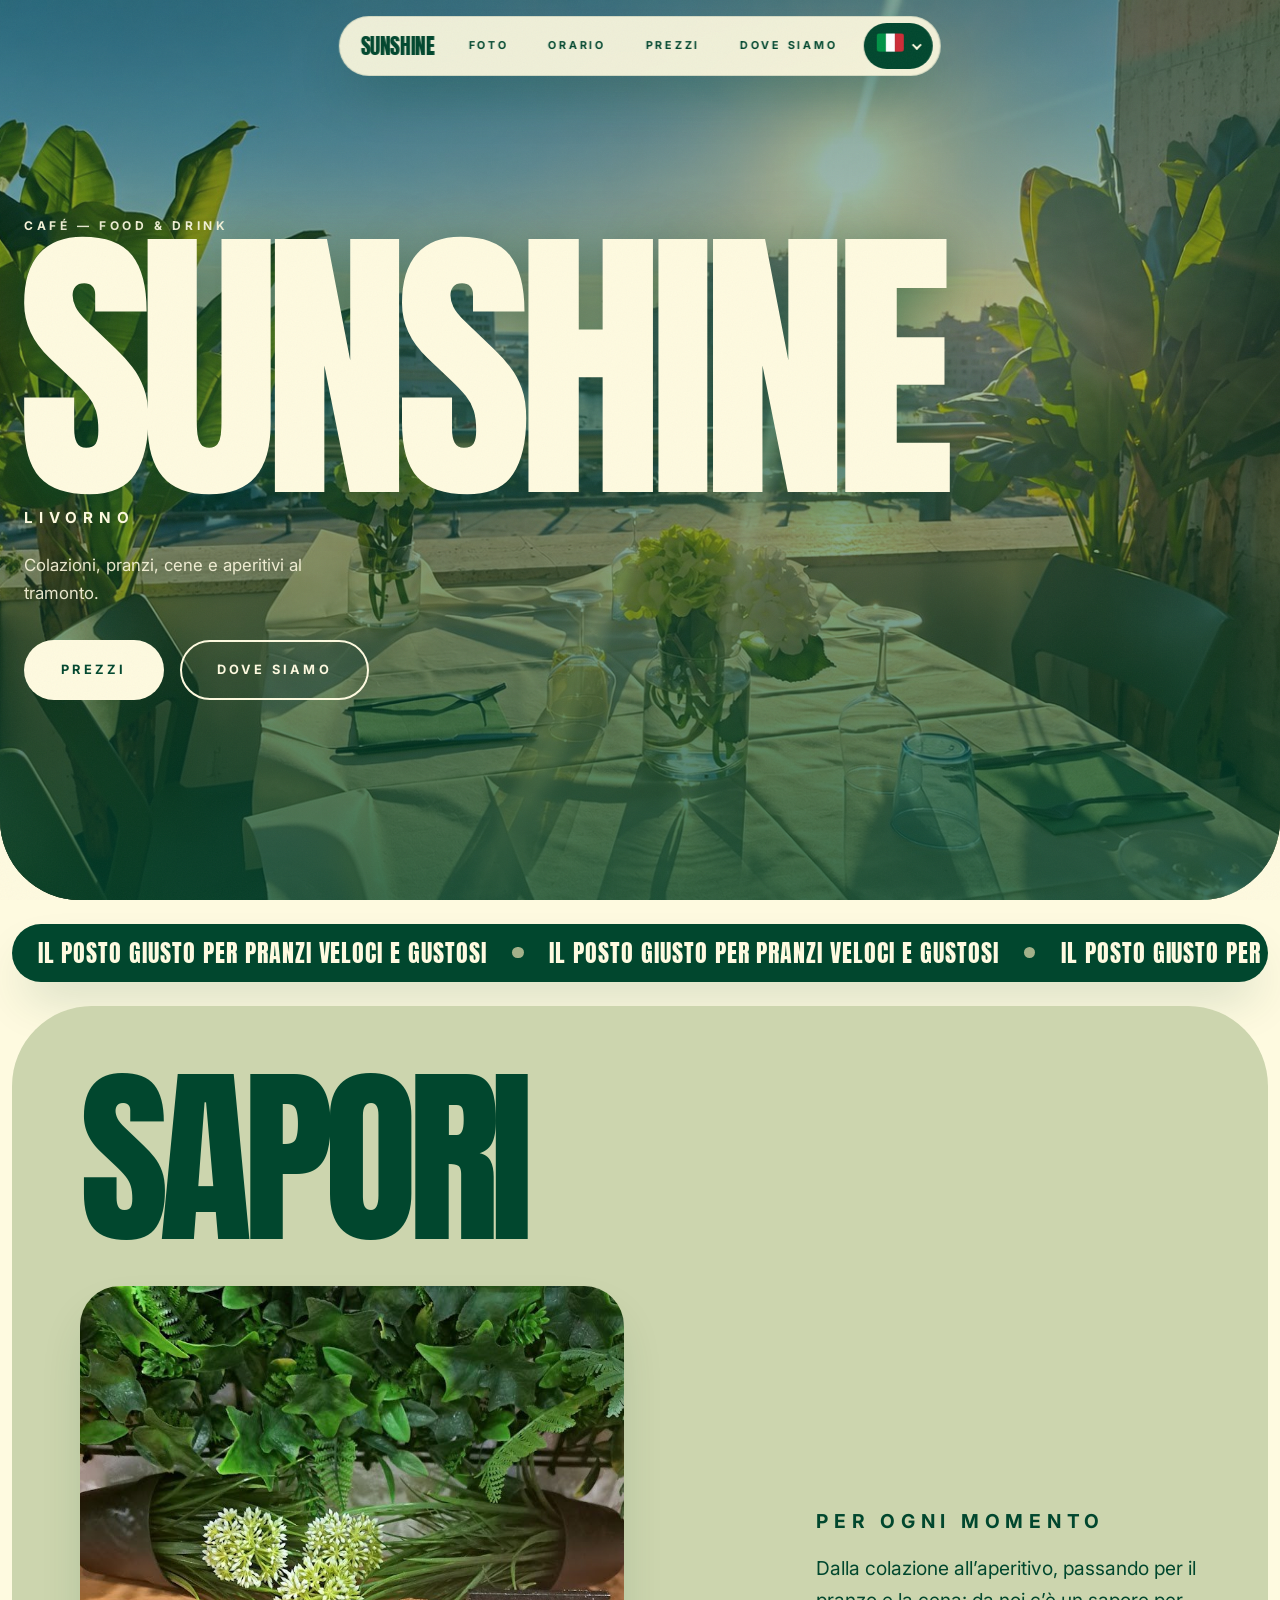
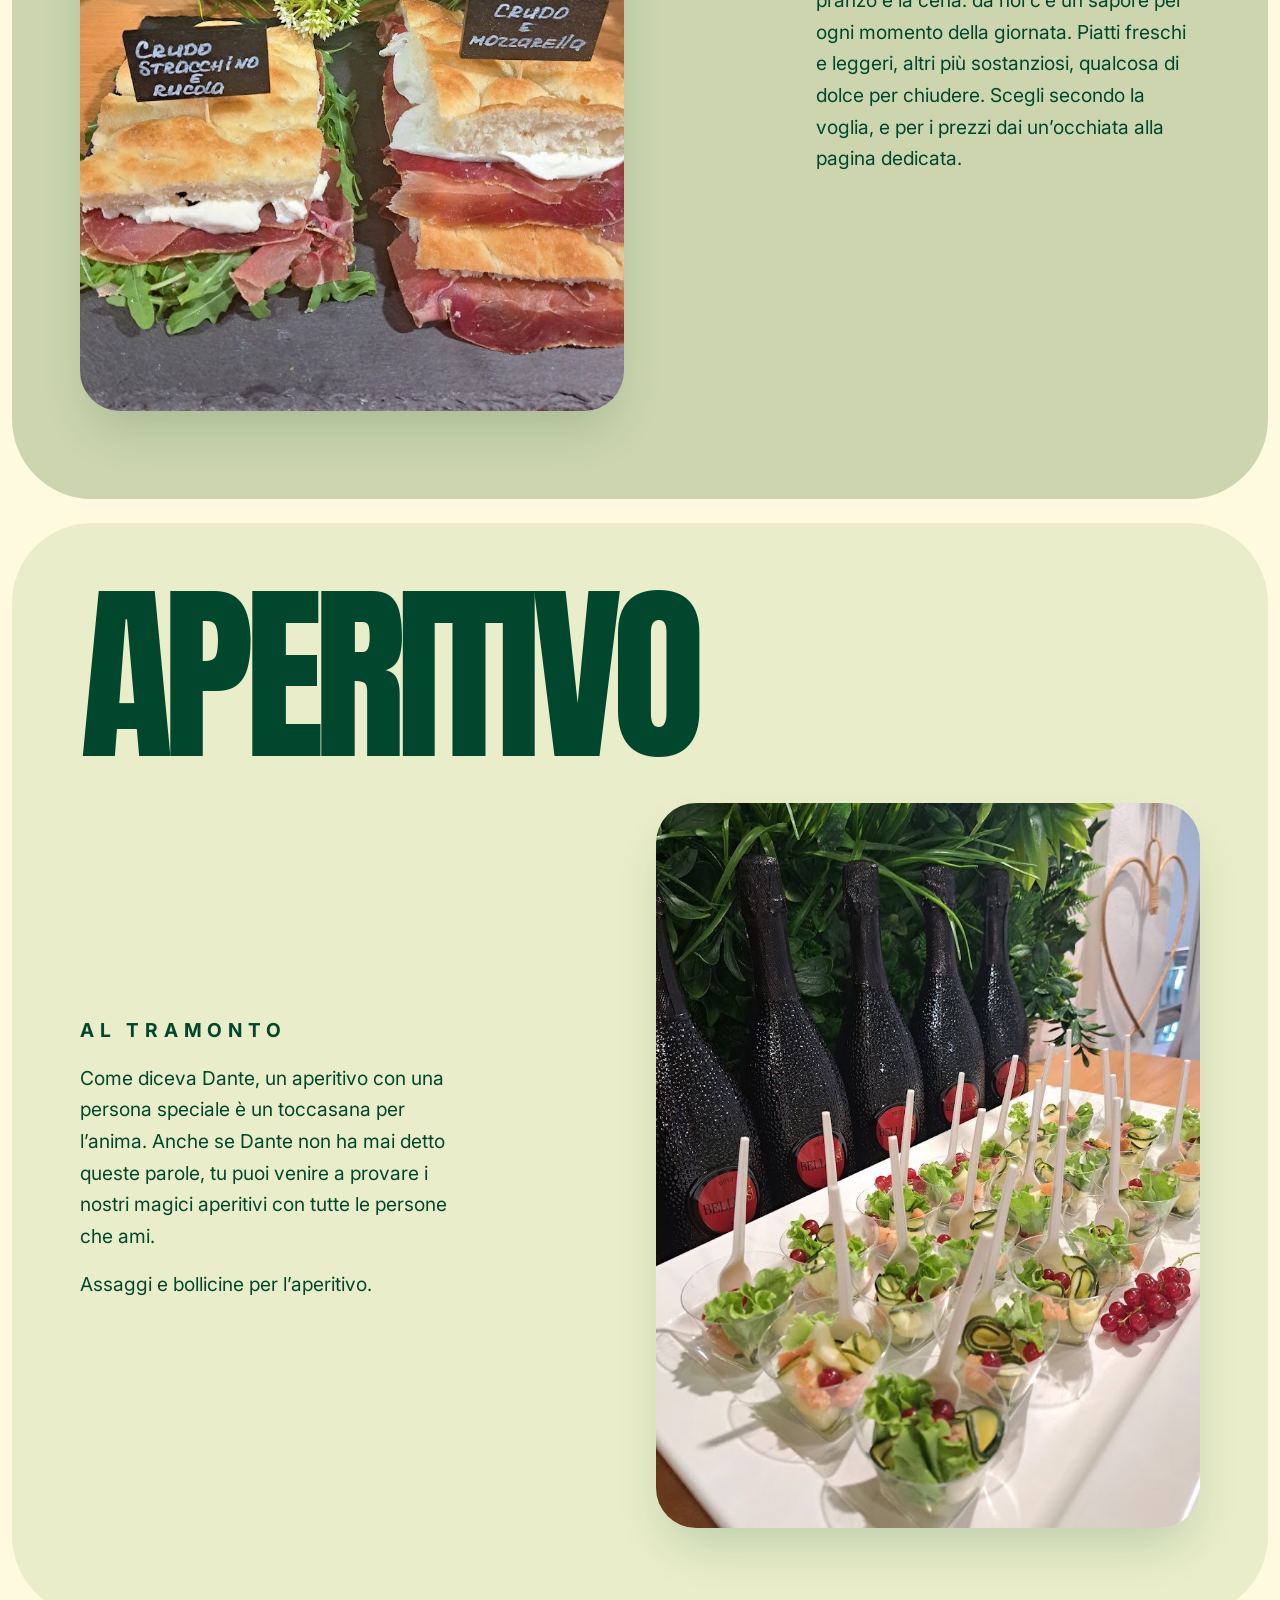
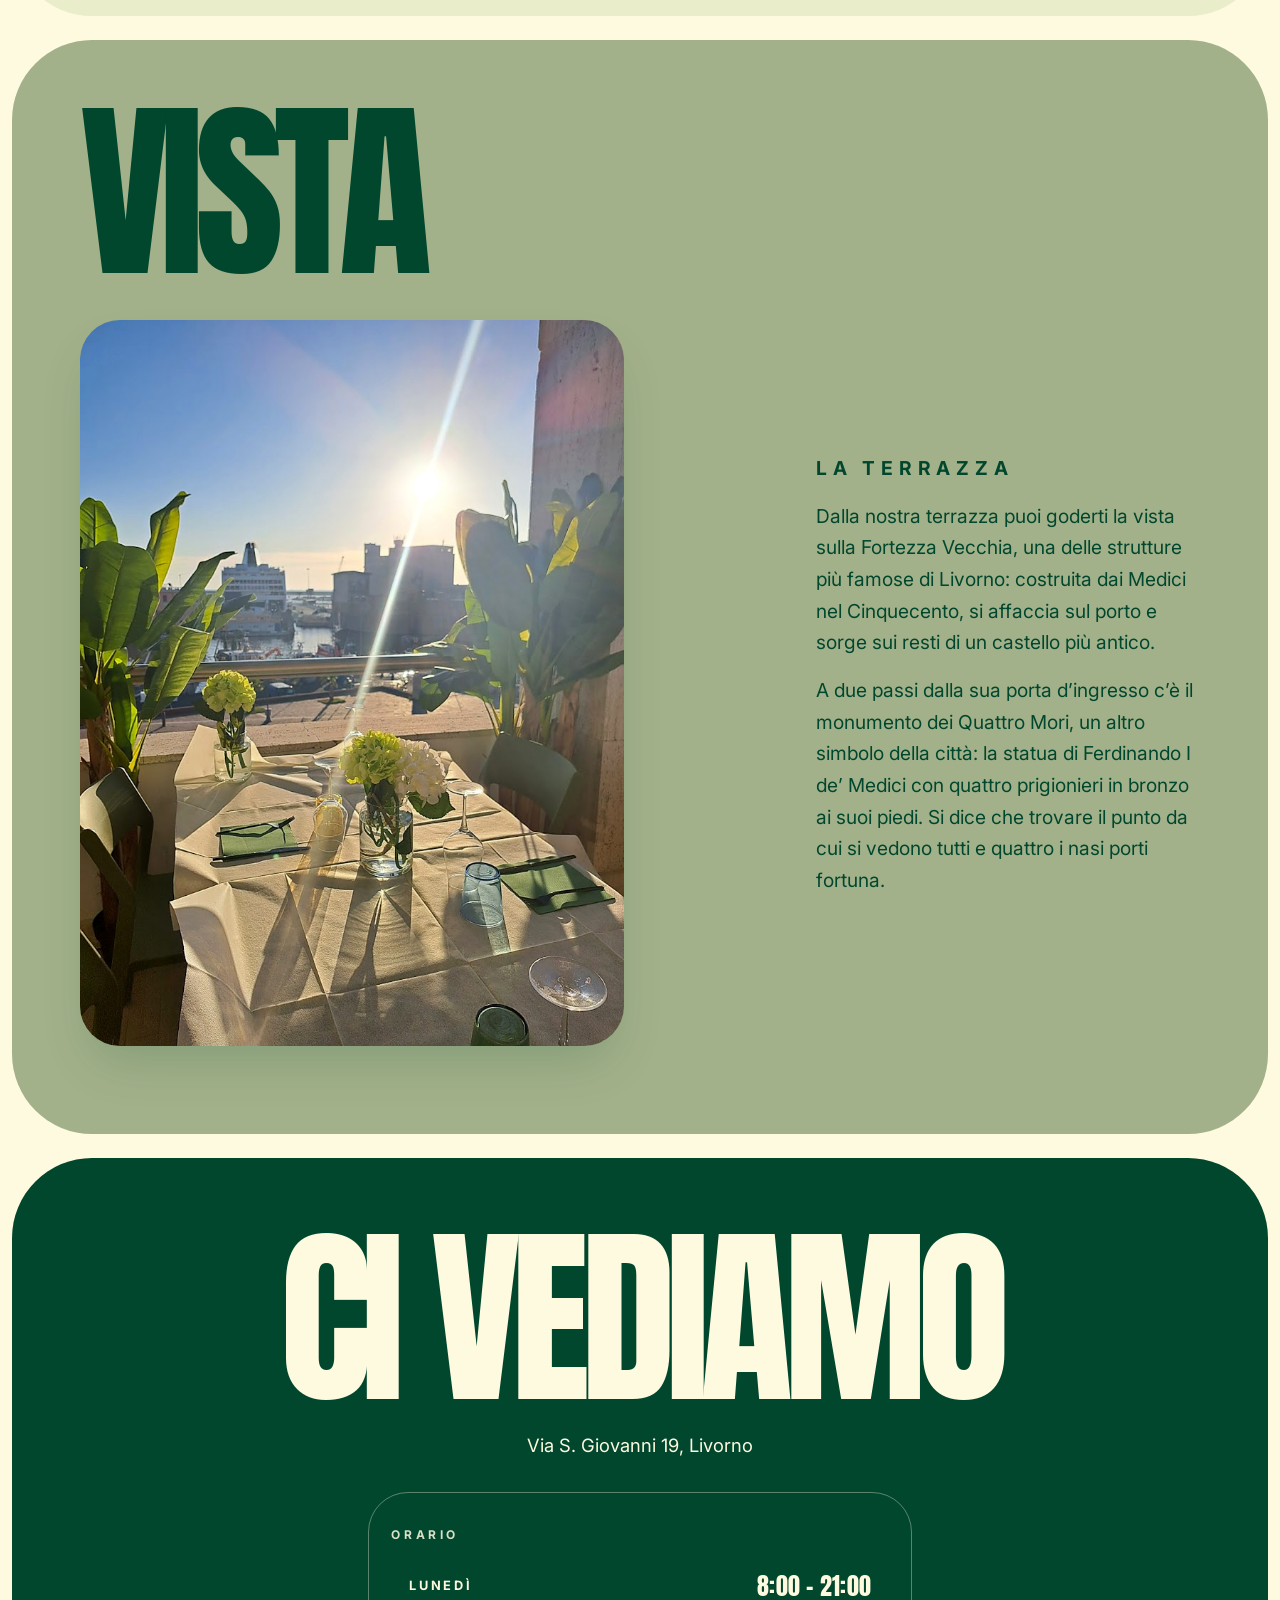
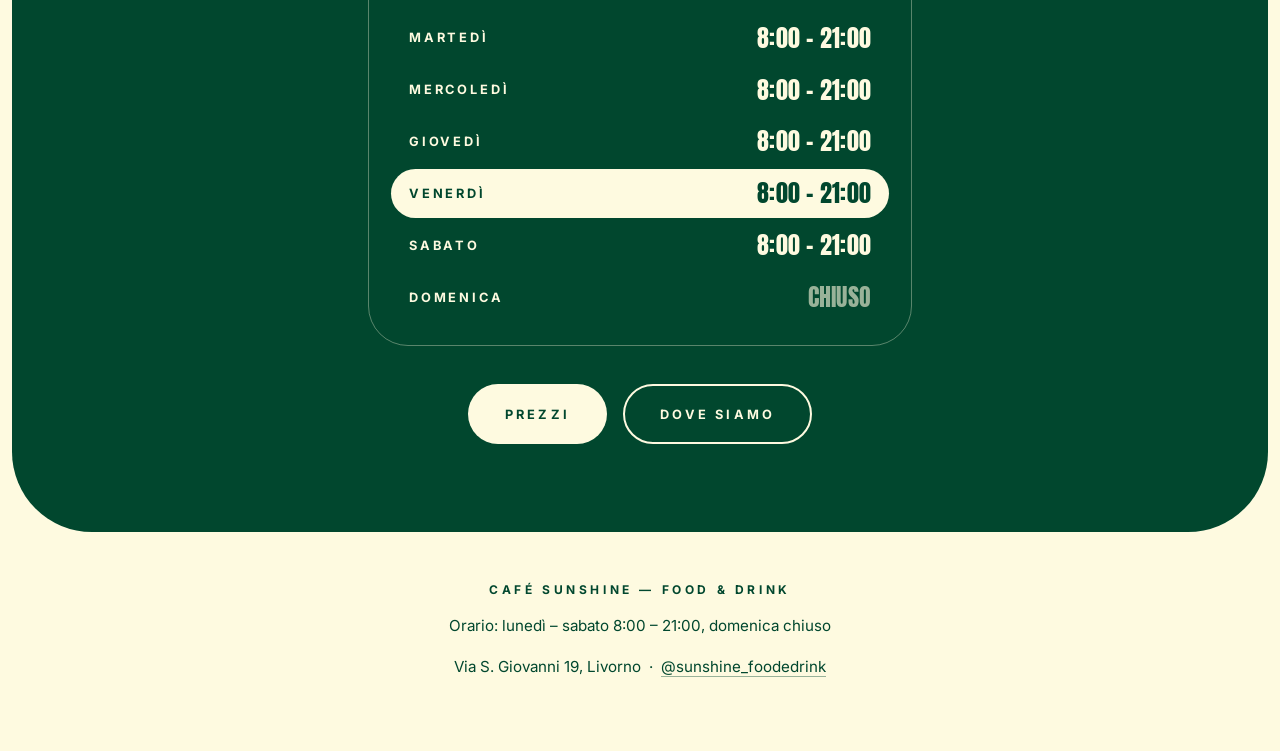
<file: index.html>
<!DOCTYPE html>
<html lang="it">
<head>
<meta charset="utf-8">
<meta name="viewport" content="width=device-width, initial-scale=1">
<meta name="robots" content="noindex, nofollow">
<title>Sunshine | Café, food & drink a Livorno</title>
<meta name="description" content="Sunshine, café food & drink a Livorno: colazioni, pranzi, cene e aperitivi al tramonto. Via S. Giovanni 19.">
<link rel="preconnect" href="https://fonts.googleapis.com">
<link rel="preconnect" href="https://fonts.gstatic.com" crossorigin>
<link href="https://fonts.googleapis.com/css2?family=Anton&family=Inter:wght@400;700&family=Oswald:wght@600&display=swap" rel="stylesheet">
<link rel="stylesheet" href="style.css">
</head>
<body>
<main>
<nav class="isola" aria-label="Scorciatoie del sito" data-ta="aria.isola">
  <a class="logo-i" href="index.html" aria-label="Sunshine, torna alla home" data-ta="aria.home">Sunshine</a>
  <a class="vai" href="#foto" data-t="n.foto">Foto</a>
  <a class="vai" href="#orario" data-t="n.orario">Orario</a>
  <a class="vai" href="prezzi.html" data-t="n.prezzi">Prezzi</a>
  <a class="vai" href="#" data-mappe data-t="n.dove">Dove siamo</a>
</nav>
<header class="hero">
  <img class="hero-sfondo" src="assets/foto-prima.jpg" alt="" width="1672" height="941">
  <div class="hero-velo"></div>
  <p class="etichetta">Café &mdash; Food &amp; Drink</p>
  <h1 class="display">Sunshine</h1>
  <p class="etichetta citta" data-t="citta">Livorno</p>
  <p class="sotto" data-t="sotto">Colazioni, pranzi, cene e aperitivi al tramonto.</p>
  <div class="azioni">
    <a class="btn btn-chiaro" href="prezzi.html" data-t="n.prezzi">Prezzi</a>
    <a class="btn btn-bordo" href="#" data-mappe data-t="b.dove">Dove siamo</a>
  </div>
</header>

<div class="striscia" role="img" aria-label="Il posto giusto per pranzi veloci e gustosi" data-ta="striscia">
  <div class="traccia" aria-hidden="true">
    <div class="gruppo"><span class="frase" data-t="striscia">Il posto giusto per pranzi veloci e gustosi</span><span class="pallino"></span><span class="frase" data-t="striscia">Il posto giusto per pranzi veloci e gustosi</span><span class="pallino"></span><span class="frase" data-t="striscia">Il posto giusto per pranzi veloci e gustosi</span><span class="pallino"></span><span class="frase" data-t="striscia">Il posto giusto per pranzi veloci e gustosi</span><span class="pallino"></span><span class="frase" data-t="striscia">Il posto giusto per pranzi veloci e gustosi</span><span class="pallino"></span></div>
    <div class="gruppo"><span class="frase" data-t="striscia">Il posto giusto per pranzi veloci e gustosi</span><span class="pallino"></span><span class="frase" data-t="striscia">Il posto giusto per pranzi veloci e gustosi</span><span class="pallino"></span><span class="frase" data-t="striscia">Il posto giusto per pranzi veloci e gustosi</span><span class="pallino"></span><span class="frase" data-t="striscia">Il posto giusto per pranzi veloci e gustosi</span><span class="pallino"></span><span class="frase" data-t="striscia">Il posto giusto per pranzi veloci e gustosi</span><span class="pallino"></span></div>
  </div>
</div>

<section class="pannello sage" id="foto">
  <div class="wrap">
    <h2 class="display rivela" data-t="sapori.t">Sapori</h2>
    <div class="riga rivela">
      <img src="assets/foto-focacce.jpg" alt="Due focacce farcite con crudo, stracchino e rucola, e con crudo e mozzarella" data-talt="sapori.alt" width="900" height="1200">
      <div class="testo">
        <p class="etichetta" data-t="sapori.l">Per ogni momento</p>
        <p data-t="sapori.p">Dalla colazione all&rsquo;aperitivo, passando per il pranzo e la cena: da noi c&rsquo;&egrave; un sapore per ogni momento della giornata. Piatti freschi e leggeri, altri pi&ugrave; sostanziosi, qualcosa di dolce per chiudere. Scegli secondo la voglia, e per i prezzi dai un&rsquo;occhiata alla pagina dedicata.</p>
      </div>
    </div>
  </div>
</section>

<section class="pannello olive">
  <div class="wrap">
    <h2 class="display rivela" data-t="aper.t">Aperitivo</h2>
    <div class="riga inversa rivela">
      <img src="assets/foto-aperitivo.jpg" alt="Bicchierini con insalata, zucchine, salmone e ribes rosso, davanti a bottiglie di bollicine" data-talt="aper.alt" width="900" height="1200">
      <div class="testo">
        <p class="etichetta" data-t="aper.l">Al tramonto</p>
        <p data-t="aper.p1">Come diceva Dante, un aperitivo con una persona speciale &egrave; un toccasana per l&rsquo;anima. Anche se Dante non ha mai detto queste parole, tu puoi venire a provare i nostri magici aperitivi con tutte le persone che ami.</p>
        <p data-t="aper.p2">Assaggi e bollicine per l&rsquo;aperitivo.</p>
      </div>
    </div>
  </div>
</section>

<section class="pannello moss">
  <div class="wrap">
    <h2 class="display rivela" data-t="vista.t">Vista</h2>
    <div class="riga rivela">
      <img src="assets/foto-terrazza.jpg" alt="Tavolo con vista sul porto di Livorno al tramonto" data-talt="vista.alt" width="900" height="1200">
      <div class="testo">
        <p class="etichetta" data-t="vista.l">La terrazza</p>
        <p data-t="vista.p1">Dalla nostra terrazza puoi goderti la vista sulla Fortezza Vecchia, una delle strutture pi&ugrave; famose di Livorno: costruita dai Medici nel Cinquecento, si affaccia sul porto e sorge sui resti di un castello pi&ugrave; antico.</p>
        <p data-t="vista.p2">A due passi dalla sua porta d&rsquo;ingresso c&rsquo;&egrave; il monumento dei Quattro Mori, un altro simbolo della citt&agrave;: la statua di Ferdinando I de&rsquo; Medici con quattro prigionieri in bronzo ai suoi piedi. Si dice che trovare il punto da cui si vedono tutti e quattro i nasi porti fortuna.</p>
      </div>
    </div>
  </div>
</section>

<section class="finale">
  <h2 class="display rivela" data-t="fin.t">Ci vediamo</h2>
  <p class="indirizzo rivela">Via S. Giovanni 19, Livorno</p>
  <div class="orario rivela" id="orario">
    <p class="etichetta" data-t="o.t">Orario</p>
    <ul class="settimana">
      <li data-giorno="1"><span class="gn" data-t="g1">Luned&igrave;</span><span class="ore display">8:00 &ndash; 21:00</span></li>
      <li data-giorno="2"><span class="gn" data-t="g2">Marted&igrave;</span><span class="ore display">8:00 &ndash; 21:00</span></li>
      <li data-giorno="3"><span class="gn" data-t="g3">Mercoled&igrave;</span><span class="ore display">8:00 &ndash; 21:00</span></li>
      <li data-giorno="4"><span class="gn" data-t="g4">Gioved&igrave;</span><span class="ore display">8:00 &ndash; 21:00</span></li>
      <li data-giorno="5"><span class="gn" data-t="g5">Venerd&igrave;</span><span class="ore display">8:00 &ndash; 21:00</span></li>
      <li data-giorno="6"><span class="gn" data-t="g6">Sabato</span><span class="ore display">8:00 &ndash; 21:00</span></li>
      <li data-giorno="0" class="chiuso"><span class="gn" data-t="g0">Domenica</span><span class="ore display" data-t="chiuso">Chiuso</span></li>
    </ul>
  </div>
  <div class="azioni rivela">
    <a class="btn btn-chiaro" href="prezzi.html" data-t="n.prezzi">Prezzi</a>
    <a class="btn btn-bordo" href="#" data-mappe data-t="b.dove">Dove siamo</a>
  </div>
</section>
</main>
<footer>
  <p class="etichetta">Café Sunshine &mdash; Food &amp; Drink</p>
  <p style="margin-top:.8rem;font-size:.95rem" data-t="foot.o">Orario: luned&igrave; &ndash; sabato 8:00 &ndash; 21:00, domenica chiuso</p>
  <p style="margin-top:.8rem;font-size:.95rem">Via S. Giovanni 19, Livorno &nbsp;&middot;&nbsp; <a href="https://www.instagram.com/sunshine_foodedrink/" target="_blank" rel="noopener">@sunshine_foodedrink</a></p>
</footer>
<script src="script.js"></script>
<script src="lingue.js"></script>
</body>
</html>
</file>
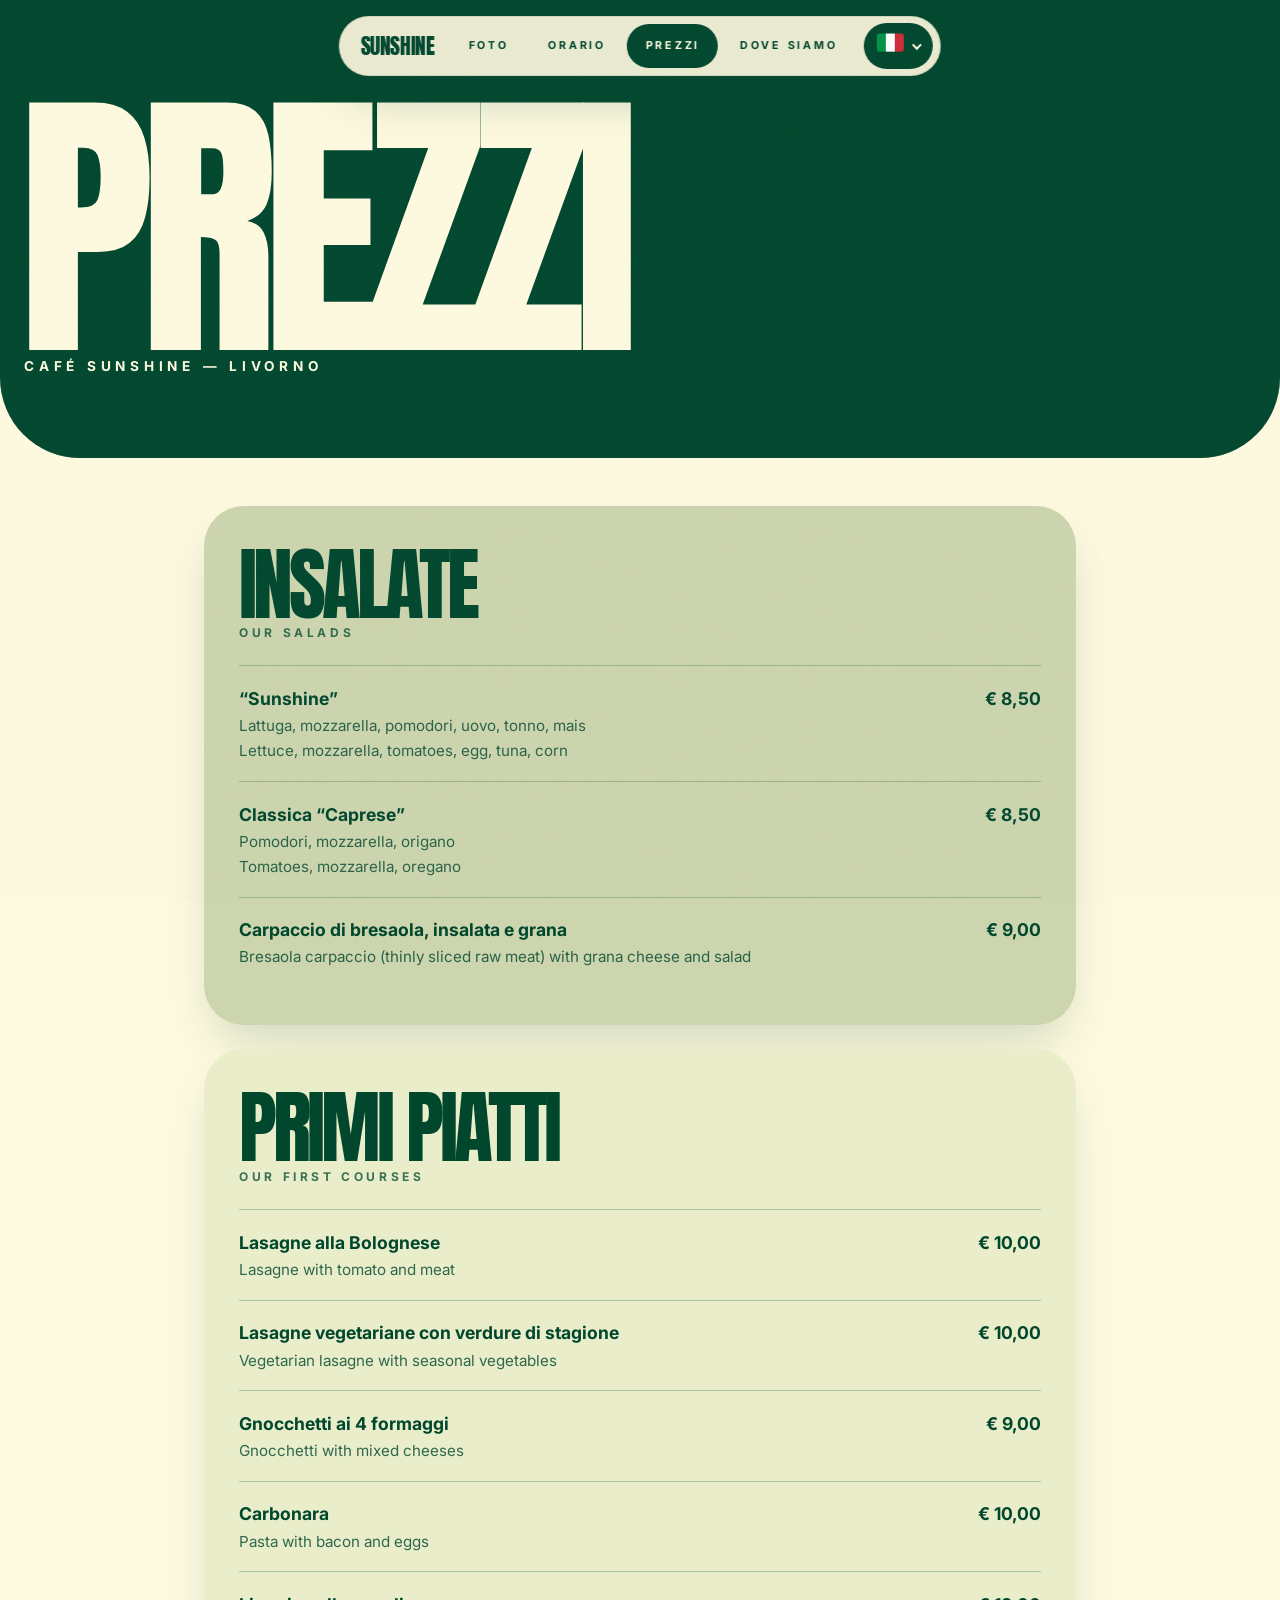
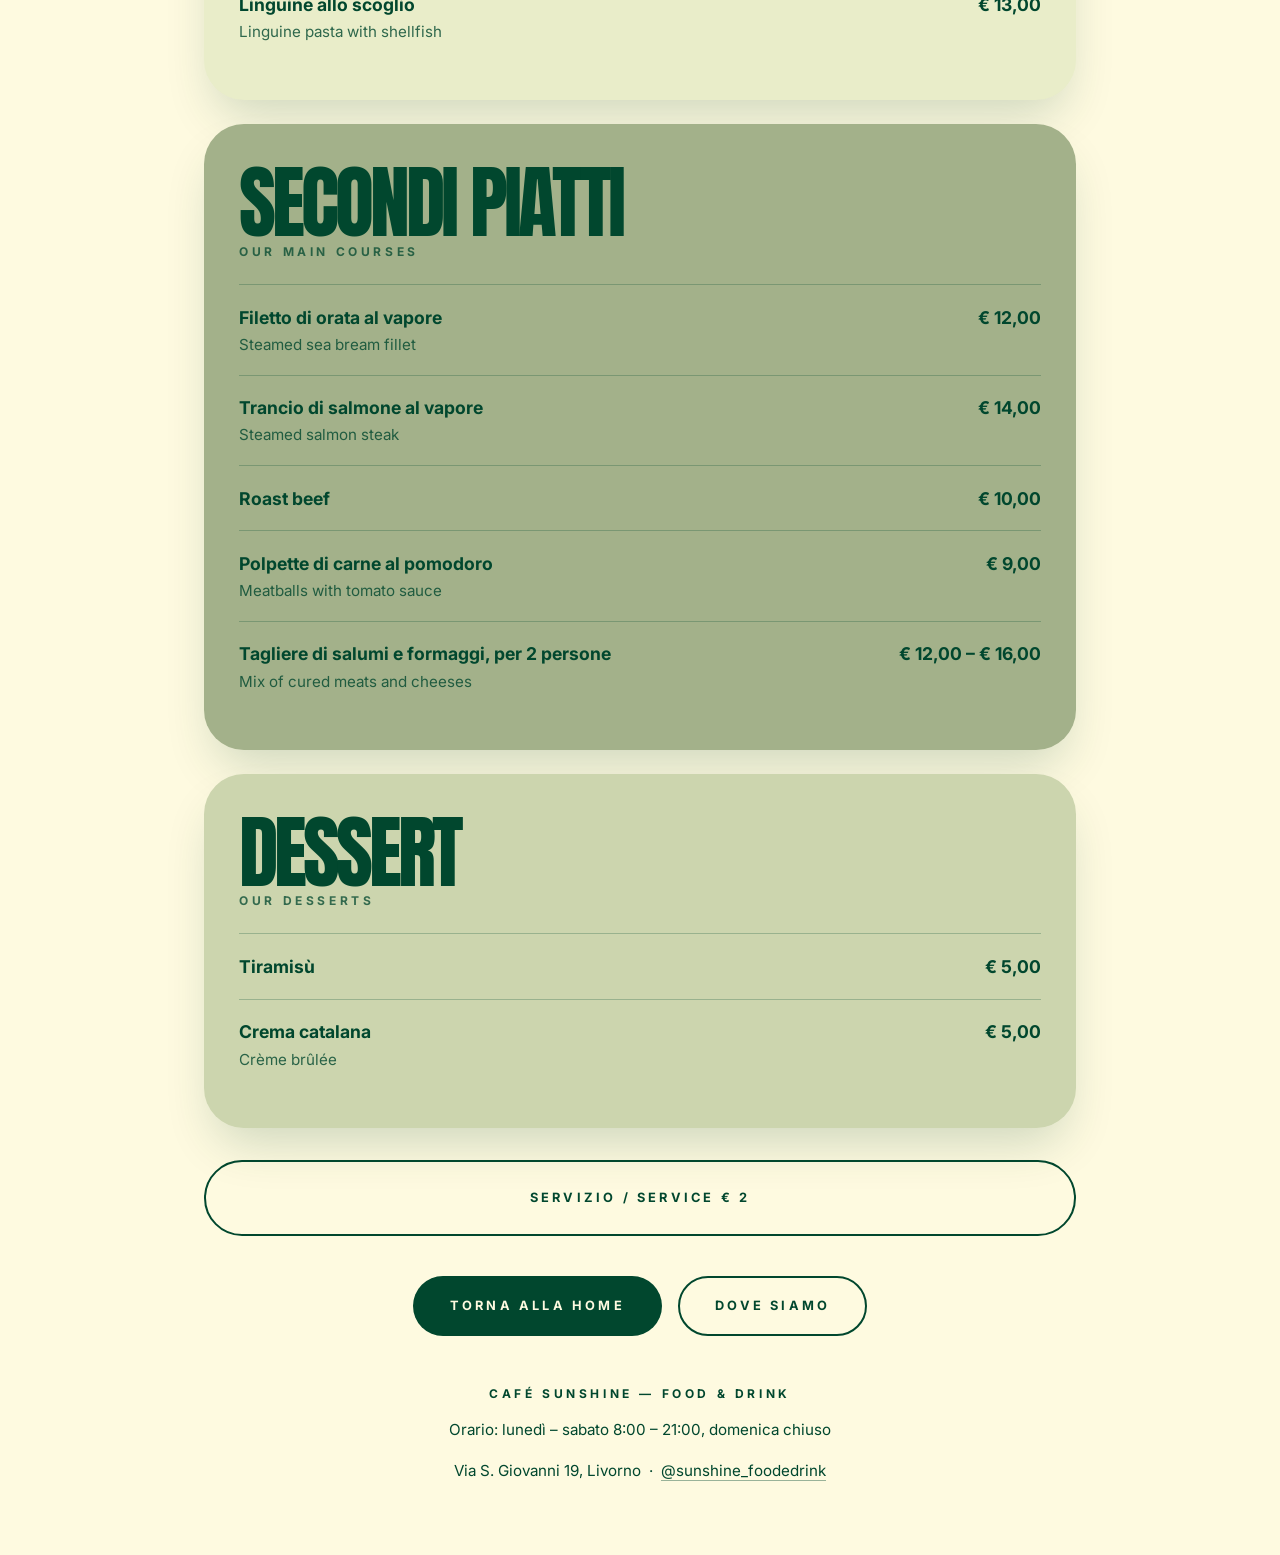
<file: prezzi.html>
<!DOCTYPE html>
<html lang="it">
<head>
<meta charset="utf-8">
<meta name="viewport" content="width=device-width, initial-scale=1">
<meta name="robots" content="noindex, nofollow">
<title>Prezzi | Sunshine, Livorno</title>
<meta name="description" content="Il menu di Sunshine a Livorno: insalate, primi, secondi e dessert con i prezzi.">
<link rel="preconnect" href="https://fonts.googleapis.com">
<link rel="preconnect" href="https://fonts.gstatic.com" crossorigin>
<link href="https://fonts.googleapis.com/css2?family=Anton&family=Inter:wght@400;700&family=Oswald:wght@600&display=swap" rel="stylesheet">
<link rel="stylesheet" href="style.css">
</head>
<body>
<main>
<nav class="isola" aria-label="Scorciatoie del sito" data-ta="aria.isola">
  <a class="logo-i" href="index.html" aria-label="Sunshine, torna alla home" data-ta="aria.home">Sunshine</a>
  <a class="vai" href="index.html#foto" data-t="n.foto">Foto</a>
  <a class="vai" href="index.html#orario" data-t="n.orario">Orario</a>
  <a class="vai" href="prezzi.html" aria-current="page" data-t="n.prezzi">Prezzi</a>
  <a class="vai" href="#" data-mappe data-t="n.dove">Dove siamo</a>
</nav>
<header class="testata">
  <h1 class="display" data-t="p.t">Prezzi</h1>
  <p class="etichetta">Café Sunshine &mdash; Livorno</p>
</header>

<div class="menu">
<section class="categoria sage rivela"><h2 class="display" data-t="c1">Insalate</h2><p class="etichetta en" data-t="e1">Our salads</p><div class="voce"><div><strong>&ldquo;Sunshine&rdquo;</strong><span class="desc" data-t="d.sunshine">Lattuga, mozzarella, pomodori, uovo, tonno, mais<br>Lettuce, mozzarella, tomatoes, egg, tuna, corn</span></div><div class="prezzo">€ 8,50</div></div><div class="voce"><div><strong>Classica &ldquo;Caprese&rdquo;</strong><span class="desc" data-t="d.caprese">Pomodori, mozzarella, origano<br>Tomatoes, mozzarella, oregano</span></div><div class="prezzo">€ 8,50</div></div><div class="voce"><div><strong>Carpaccio di bresaola, insalata e grana</strong><span class="desc" data-t="d.carpaccio">Bresaola carpaccio (thinly sliced raw meat) with grana cheese and salad</span></div><div class="prezzo">€ 9,00</div></div></section>
<section class="categoria olive rivela"><h2 class="display" data-t="c2">Primi piatti</h2><p class="etichetta en" data-t="e2">Our first courses</p><div class="voce"><div><strong>Lasagne alla Bolognese</strong><span class="desc" data-t="d.lasagne">Lasagne with tomato and meat</span></div><div class="prezzo">€ 10,00</div></div><div class="voce"><div><strong>Lasagne vegetariane con verdure di stagione</strong><span class="desc" data-t="d.lasagneveg">Vegetarian lasagne with seasonal vegetables</span></div><div class="prezzo">€ 10,00</div></div><div class="voce"><div><strong>Gnocchetti ai 4 formaggi</strong><span class="desc" data-t="d.gnocchetti">Gnocchetti with mixed cheeses</span></div><div class="prezzo">€ 9,00</div></div><div class="voce"><div><strong>Carbonara</strong><span class="desc" data-t="d.carbonara">Pasta with bacon and eggs</span></div><div class="prezzo">€ 10,00</div></div><div class="voce"><div><strong>Linguine allo scoglio</strong><span class="desc" data-t="d.linguine">Linguine pasta with shellfish</span></div><div class="prezzo">€ 13,00</div></div></section>
<section class="categoria moss rivela"><h2 class="display" data-t="c3">Secondi piatti</h2><p class="etichetta en" data-t="e3">Our main courses</p><div class="voce"><div><strong>Filetto di orata al vapore</strong><span class="desc" data-t="d.orata">Steamed sea bream fillet</span></div><div class="prezzo">€ 12,00</div></div><div class="voce"><div><strong>Trancio di salmone al vapore</strong><span class="desc" data-t="d.salmone">Steamed salmon steak</span></div><div class="prezzo">€ 14,00</div></div><div class="voce"><div><strong>Roast beef</strong></div><div class="prezzo">€ 10,00</div></div><div class="voce"><div><strong>Polpette di carne al pomodoro</strong><span class="desc" data-t="d.polpette">Meatballs with tomato sauce</span></div><div class="prezzo">€ 9,00</div></div><div class="voce"><div><strong>Tagliere di salumi e formaggi, per 2 persone</strong><span class="desc" data-t="d.tagliere">Mix of cured meats and cheeses</span></div><div class="prezzo">€ 12,00 &ndash; € 16,00</div></div></section>
<section class="categoria sage rivela"><h2 class="display" data-t="c4">Dessert</h2><p class="etichetta en" data-t="e4">Our desserts</p><div class="voce"><div><strong>Tiramis&ugrave;</strong></div><div class="prezzo">€ 5,00</div></div><div class="voce"><div><strong>Crema catalana</strong><span class="desc" data-t="d.crema">Cr&egrave;me br&ucirc;l&eacute;e</span></div><div class="prezzo">€ 5,00</div></div></section>
</div>

<div class="servizio rivela"><div data-t="servizio">Servizio / service &euro; 2</div></div>

<div class="fine-menu rivela">
  <div class="azioni">
    <a class="btn btn-scuro" href="index.html" data-t="p.home">Torna alla home</a>
    <a class="btn btn-scuro-bordo" href="#" data-mappe data-t="b.dove">Dove siamo</a>
  </div>
</div>
</main>
<footer>
  <p class="etichetta">Café Sunshine &mdash; Food &amp; Drink</p>
  <p style="margin-top:.8rem;font-size:.95rem" data-t="foot.o">Orario: luned&igrave; &ndash; sabato 8:00 &ndash; 21:00, domenica chiuso</p>
  <p style="margin-top:.8rem;font-size:.95rem">Via S. Giovanni 19, Livorno &nbsp;&middot;&nbsp; <a href="https://www.instagram.com/sunshine_foodedrink/" target="_blank" rel="noopener">@sunshine_foodedrink</a></p>
</footer>
<script src="script.js"></script>
<script src="lingue.js"></script>
</body>
</html>
</file>
<file: style.css>
:root{
  --forest:#01472e;--sage:#ccd5ae;--olive:#e9edc9;--cream:#fefae0;--moss:#a3b18a;
  --ombra:0 25px 50px -12px rgba(1,71,46,.2);
  --curva:cubic-bezier(.16,1,.3,1);
  --display:"Anton",Impact,"Arial Narrow",sans-serif;
  --testo:"Inter",system-ui,-apple-system,"Segoe UI",Arial,sans-serif;
}
*{box-sizing:border-box}
html{scroll-behavior:smooth}
body{margin:0;background:var(--cream);color:var(--forest);font-family:var(--testo);font-weight:400;font-size:1.0625rem;line-height:1.65;overflow-x:hidden}
/* Rumore SVG fisso su tutta la pagina */
body::after{content:"";position:fixed;inset:0;pointer-events:none;z-index:200;opacity:.04;
  background-image:url("data:image/svg+xml,%3Csvg xmlns='http://www.w3.org/2000/svg' width='300' height='300'%3E%3Cfilter id='n'%3E%3CfeTurbulence type='fractalNoise' baseFrequency='.8' numOctaves='4' stitchTiles='stitch'/%3E%3C/filter%3E%3Crect width='100%25' height='100%25' filter='url(%23n)'/%3E%3C/svg%3E")}
a{color:inherit}
img{max-width:100%;height:auto}
:focus-visible{outline:3px solid var(--moss);outline-offset:4px}
.display{font-family:var(--display);font-weight:400;text-transform:uppercase;line-height:.75;letter-spacing:-.05em;margin:0}
.etichetta{font-size:.75rem;font-weight:700;letter-spacing:.3em;text-transform:uppercase;margin:0}
p{margin:0 0 1rem}

/* Pulsanti */
.azioni{display:flex;flex-wrap:wrap;gap:1rem}
.btn{display:inline-block;padding:1.1rem 2.2rem;border-radius:999px;font-family:var(--testo);font-size:.8rem;font-weight:700;letter-spacing:.25em;text-transform:uppercase;text-decoration:none;
  border:2px solid transparent;transition:transform .5s var(--curva),background .3s,color .3s;cursor:pointer}
.btn:hover{transform:translateY(-4px)}
.btn-chiaro{background:var(--cream);color:var(--forest)}
.btn-bordo{border-color:var(--cream);color:var(--cream)}
.btn-bordo:hover{background:var(--cream);color:var(--forest)}
.btn-scuro{background:var(--forest);color:var(--cream)}
.btn-scuro-bordo{border-color:var(--forest);color:var(--forest)}
.btn-scuro-bordo:hover{background:var(--forest);color:var(--cream)}

/* Prima schermata */
.hero{position:relative;min-height:100svh;display:flex;flex-direction:column;justify-content:center;padding:6rem 1.5rem 5rem;background:var(--forest);color:var(--cream);border-radius:0 0 5rem 5rem;overflow:hidden}
.hero h1{font-size:min(23vw,26rem);position:relative;z-index:1;margin:1.4rem 0 0 -.02em}
.hero .citta{margin-top:1.6rem;font-size:.95rem;letter-spacing:.4em;position:relative;z-index:2}
.hero .sotto{margin:1.4rem 0 2rem;max-width:26ch;font-size:1.05rem;opacity:.9;position:relative;z-index:2}
.hero .azioni{position:relative;z-index:2}
@keyframes float{0%,100%{transform:translateY(0) rotate(0deg)}50%{transform:translateY(-20px) rotate(5deg)}}
@media (max-width:52rem){
  .hero{padding-top:5rem}
  }

/* Pannelli con le foto */
.pannello{margin:1.5rem .75rem 0;padding:5rem 1.5rem 5.5rem;border-radius:5rem;overflow:hidden}
.pannello.sage{background:var(--sage)}
.pannello.olive{background:var(--olive)}
.pannello.moss{background:var(--moss)}
.pannello .wrap{max-width:70rem;margin:0 auto}
.pannello h2{font-size:15vw;margin-bottom:3.5rem}
.riga{display:flex;align-items:center;justify-content:space-between;gap:4rem}
.riga.inversa{flex-direction:row-reverse}
.riga img{flex:0 1 34rem;width:min(34rem,100%);height:auto;aspect-ratio:3/4;object-fit:cover;border-radius:2.5rem;box-shadow:var(--ombra);cursor:zoom-in;animation:fluttua 10s ease-in-out infinite}
.riga .testo{flex:1;max-width:24rem}
.riga .testo .etichetta{margin-bottom:1rem}
.riga .testo p{font-size:1.2rem}
@media (max-width:52rem){
  .riga,.riga.inversa{flex-direction:column;align-items:flex-start;gap:2.5rem}
  .pannello{padding:4rem 1.25rem 4.5rem;border-radius:3rem}
  .pannello h2{margin-bottom:2.5rem}
}

/* Invito finale */
.finale{margin:1.5rem .75rem 0;padding:5.5rem 1.5rem;background:var(--forest);color:var(--cream);border-radius:5rem;text-align:center}
.finale h2{font-size:15vw;margin-bottom:2.5rem}
.finale .indirizzo{font-size:1.15rem;margin-bottom:2rem}
.finale .azioni{justify-content:center}
@media (max-width:52rem){.finale{border-radius:3rem}}

footer{padding:3rem 1.5rem 3.5rem;text-align:center}
footer a{text-decoration:none;border-bottom:1px solid rgba(1,71,46,.4)}

/* Pagina prezzi */
.testata{background:var(--forest);color:var(--cream);border-radius:0 0 5rem 5rem;padding:6.5rem 1.5rem 5rem}
.testata .torna{display:inline-block;font-size:.75rem;font-weight:700;letter-spacing:.3em;text-transform:uppercase;text-decoration:none;opacity:.85}
.testata .torna:hover{opacity:1}
.testata h1{font-size:min(23vw,18rem);margin:1rem 0 1.2rem -.02em}
.testata .etichetta{font-size:.85rem;letter-spacing:.35em}
.menu{max-width:56rem;margin:0 auto;padding:3rem .75rem 1rem;display:grid;gap:1.5rem}
.categoria{padding:3rem 2.2rem 2.4rem;border-radius:2.5rem;box-shadow:var(--ombra)}
.categoria.sage{background:var(--sage)}
.categoria.olive{background:var(--olive)}
.categoria.moss{background:var(--moss)}
.categoria h2{font-size:clamp(2.6rem,9vw,5rem);margin-bottom:.6rem}
.categoria .en{margin-bottom:1.4rem;opacity:.75}
.voce{display:flex;justify-content:space-between;align-items:baseline;gap:1.2rem;padding:1.1rem 0;border-top:1px solid rgba(1,71,46,.25)}
.voce strong{display:block;font-weight:700;font-size:1.1rem;line-height:1.3}
.voce span.desc{display:block;font-size:.95rem;opacity:.8;margin-top:.15rem}
.voce .prezzo{font-weight:700;white-space:nowrap;font-size:1.1rem}
.servizio{max-width:56rem;margin:0 auto;padding:1rem .75rem 0}
.servizio div{padding:1.6rem 2rem;border:2px solid var(--forest);border-radius:2.5rem;text-align:center;font-size:.8rem;font-weight:700;letter-spacing:.25em;text-transform:uppercase}
.fine-menu{max-width:56rem;margin:2.5rem auto 0;padding:0 .75rem;text-align:center}
.fine-menu .azioni{justify-content:center}
@media (max-width:40rem){.categoria{padding:2.4rem 1.4rem 1.8rem}.voce{flex-direction:column;gap:.3rem}}

/* Comparsa dal basso */
.rivela{opacity:0;transform:translateY(100px);transition:opacity 1.2s var(--curva),transform 1.2s var(--curva)}
.rivela.visibile{opacity:1;transform:none}
@media (prefers-reduced-motion:reduce){
  .hero-sfondo,.riga img{animation:none}
  .rivela{opacity:1;transform:none;transition:none}
  .btn{transition:none}
  html{scroll-behavior:auto}
}


/* Foto grande dietro la prima schermata */
.hero-sfondo{position:absolute;inset:0;width:100%;height:100%;object-fit:cover;object-position:62% 40%;animation:zoom 26s ease-in-out infinite alternate}
.hero-velo{position:absolute;inset:0;background:linear-gradient(180deg,rgba(1,71,46,.5),rgba(1,71,46,.3) 40%,rgba(1,71,46,.78))}
.hero > *:not(.hero-sfondo):not(.hero-velo){position:relative;z-index:2}
.hero h1{text-shadow:0 10px 50px rgba(1,71,46,.55)}
@keyframes zoom{from{transform:scale(1)}to{transform:scale(1.07)}}
@keyframes fluttua{0%,100%{transform:translateY(0)}50%{transform:translateY(-14px)}}

/* Isola con le scorciatoie */
.isola{position:fixed;top:1rem;left:50%;transform:translateX(-50%);z-index:60;display:flex;align-items:center;gap:.2rem;padding:.4rem .45rem .4rem 1.3rem;
  background:rgba(254,250,224,.92);-webkit-backdrop-filter:blur(14px);backdrop-filter:blur(14px);border:1px solid rgba(1,71,46,.12);border-radius:999px;
  box-shadow:0 25px 50px -12px rgba(1,71,46,.35);white-space:nowrap}
.isola .logo-i{font-family:var(--display);text-transform:uppercase;letter-spacing:-.02em;font-size:1.4rem;line-height:1;text-decoration:none;color:var(--forest);margin-right:.8rem}
.isola a.vai{padding:.8rem 1.15rem;border-radius:999px;font-size:.68rem;font-weight:700;letter-spacing:.25em;text-transform:uppercase;text-decoration:none;color:var(--forest);transition:background .3s,color .3s}
.isola a.vai:hover,.isola a.vai[aria-current="page"]{background:var(--forest);color:var(--cream)}
@media (max-width:40rem){
  .isola{top:.7rem;padding:.3rem .3rem .3rem 1rem;max-width:calc(100% - 1rem)}
  .isola .logo-i{font-size:1.15rem;margin-right:.3rem}
  .isola a.vai{padding:.7rem .7rem;font-size:.58rem;letter-spacing:.14em}
}

/* Foto a tutto schermo */
.lightbox{position:fixed;inset:0;z-index:300;display:flex;align-items:center;justify-content:center;padding:1.2rem;background:rgba(1,71,46,.93);opacity:0;pointer-events:none;transition:opacity .4s var(--curva);cursor:zoom-out}
.lightbox.aperta{opacity:1;pointer-events:auto}
.lightbox img{max-width:100%;max-height:100%;object-fit:contain;border-radius:2.5rem;box-shadow:0 25px 50px -12px rgba(0,0,0,.5)}
.lightbox .chiudi{position:absolute;top:1.2rem;right:1.4rem;color:var(--cream);font-size:.7rem;font-weight:700;letter-spacing:.3em;text-transform:uppercase}


/* Orario */
#orario,#foto{scroll-margin-top:6rem}
.finale .orario{margin:0 auto 2.4rem;padding:2rem 1.4rem 1.4rem;max-width:34rem;text-align:left;border:1px solid rgba(254,250,224,.35);border-radius:2.5rem}
.finale .orario .etichetta{margin-bottom:1rem;opacity:.85}
@media (max-width:40rem){
  .isola{padding:.3rem .3rem .3rem .9rem}
  .isola .logo-i{font-size:1.05rem;margin-right:.2rem}
  .isola a.vai{padding:.7rem .5rem;font-size:.54rem;letter-spacing:.1em}
}


/* Logo a pallino nell'isola sui telefoni stretti */
@media (max-width:26rem){
  .isola .logo-i{font-size:0;margin-right:.1rem}
  .isola .logo-i::before{content:"S";display:grid;place-items:center;width:2.2rem;height:2.2rem;border-radius:50%;background:var(--forest);color:var(--cream);font-family:var(--display);font-size:1.15rem;line-height:1}
}

/* Striscia con lo slogan che scorre verso destra */
.striscia{margin:1.5rem .75rem 0;overflow:hidden;background:var(--forest);color:var(--cream);border-radius:999px;box-shadow:var(--ombra)}
.traccia{display:flex;width:max-content;animation:scorri-destra 40s linear infinite}
.striscia:hover .traccia{animation-play-state:paused}
.gruppo{display:flex;align-items:center;flex:none}
.frase{font-family:var(--display);font-size:1.5rem;line-height:1;letter-spacing:.04em;text-transform:uppercase;padding:1.05rem 1.6rem;white-space:nowrap}
.pallino{flex:none;width:.7rem;height:.7rem;border-radius:50%;background:var(--moss)}
@keyframes scorri-destra{from{transform:translateX(-50%)}to{transform:translateX(0)}}
@media (max-width:40rem){.frase{font-size:1.2rem;padding:.9rem 1.2rem}}
@media (prefers-reduced-motion:reduce){.traccia{animation:none}}


/* Orario giorno per giorno */
.settimana{list-style:none;margin:0;padding:0}
.settimana li{display:flex;justify-content:space-between;align-items:center;gap:1rem;padding:.8rem 1.1rem;border-radius:999px}
.settimana li + li{margin-top:.15rem}
.settimana .gn{font-size:.8rem;font-weight:700;letter-spacing:.22em;text-transform:uppercase}
.settimana .ore{font-size:1.5rem;line-height:1;letter-spacing:.01em;white-space:nowrap;margin:0}
.settimana li.chiuso .ore{opacity:.6}
.settimana li.oggi{background:var(--cream);color:var(--forest)}
.settimana li.oggi .ore{opacity:1}
@media (max-width:40rem){.settimana li{padding:.75rem .9rem}.settimana .gn{font-size:.72rem;letter-spacing:.16em}.settimana .ore{font-size:1.3rem}}


/* Selettore di lingua */
.isola .lingua{position:relative;margin-left:.3rem}
.lingua-btn{display:flex;align-items:center;gap:.5rem;padding:.55rem .85rem;border:0;border-radius:999px;background:var(--forest);color:var(--cream);cursor:pointer;font:inherit}
.lingua-btn .freccia{width:.45rem;height:.45rem;border-right:2px solid currentColor;border-bottom:2px solid currentColor;transform:rotate(45deg) translateY(-2px);transition:transform .3s var(--curva)}
.lingua.aperta .freccia{transform:rotate(-135deg) translateY(-2px)}
.bandiera{display:inline-flex}
.bandiera svg{display:block;width:1.7rem;height:1.2rem;border-radius:3px;box-shadow:0 0 0 1px rgba(1,71,46,.25)}
.lingua-menu{position:absolute;top:calc(100% + .9rem);right:0;min-width:13.5rem;margin:0;padding:.5rem;list-style:none;display:none;
  background:var(--cream);border:1px solid rgba(1,71,46,.15);border-radius:1.8rem;box-shadow:0 25px 50px -12px rgba(1,71,46,.35)}
.lingua.aperta .lingua-menu{display:block}
.lingua-menu button{display:flex;align-items:center;gap:.9rem;width:100%;padding:.75rem 1rem;border:0;border-radius:999px;background:none;color:var(--forest);font:inherit;font-size:.8rem;font-weight:700;letter-spacing:.14em;text-transform:uppercase;text-align:left;cursor:pointer}
.lingua-menu button:hover,.lingua-menu button[aria-current="true"]{background:var(--forest);color:var(--cream)}
.lingua-menu .bandiera svg{box-shadow:0 0 0 1px rgba(1,71,46,.3)}
@media (max-width:40rem){.lingua-btn{padding:.5rem .6rem;gap:.35rem}.isola .lingua{margin-left:.15rem}.bandiera svg{width:1.5rem;height:1.05rem}}
@media (max-width:26rem){.lingua-btn .freccia{display:none}}
.etichetta.en:empty{display:none}

/* Russo: Anton non ha le lettere cirilliche, uso Oswald per i testi tradotti */
html[lang="ru"] .display[data-t]{font-family:"Oswald","Anton",Impact,"Arial Narrow",sans-serif;font-weight:600;letter-spacing:-.01em;line-height:.9}
</file>
